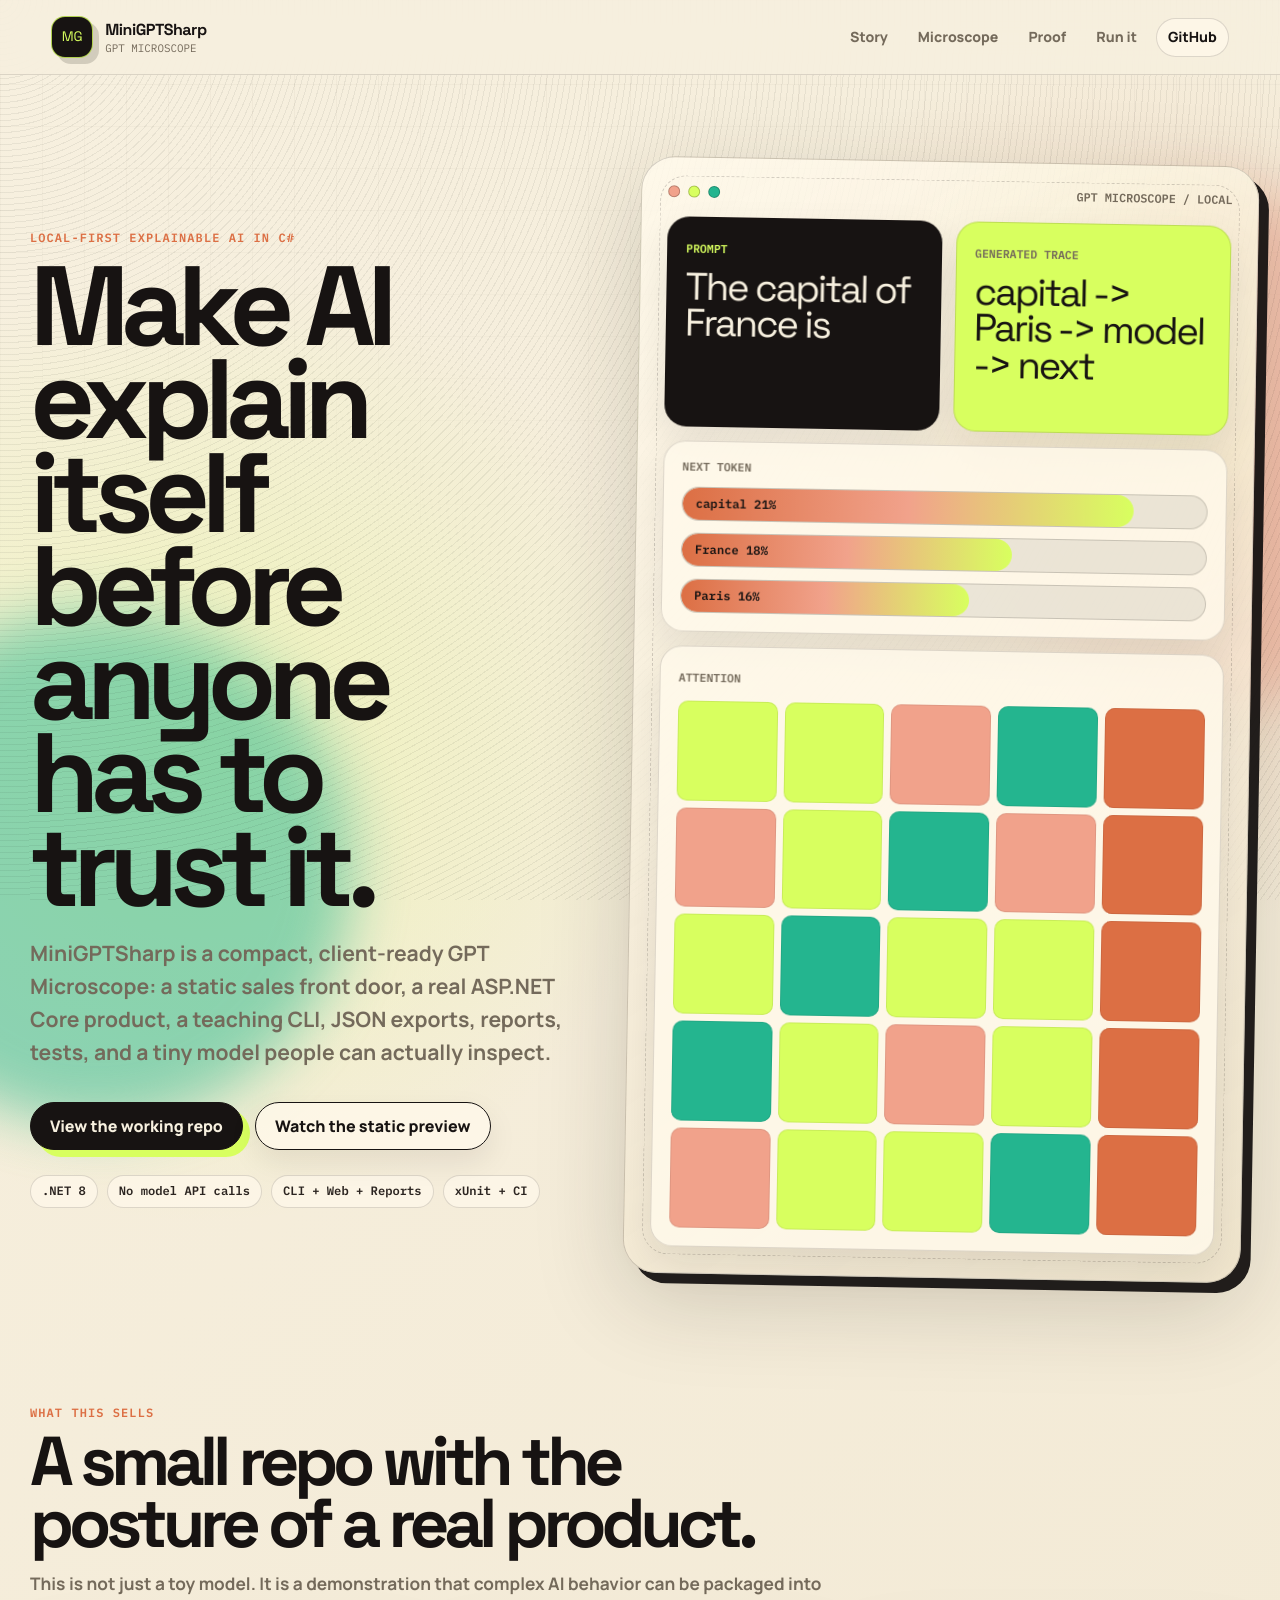
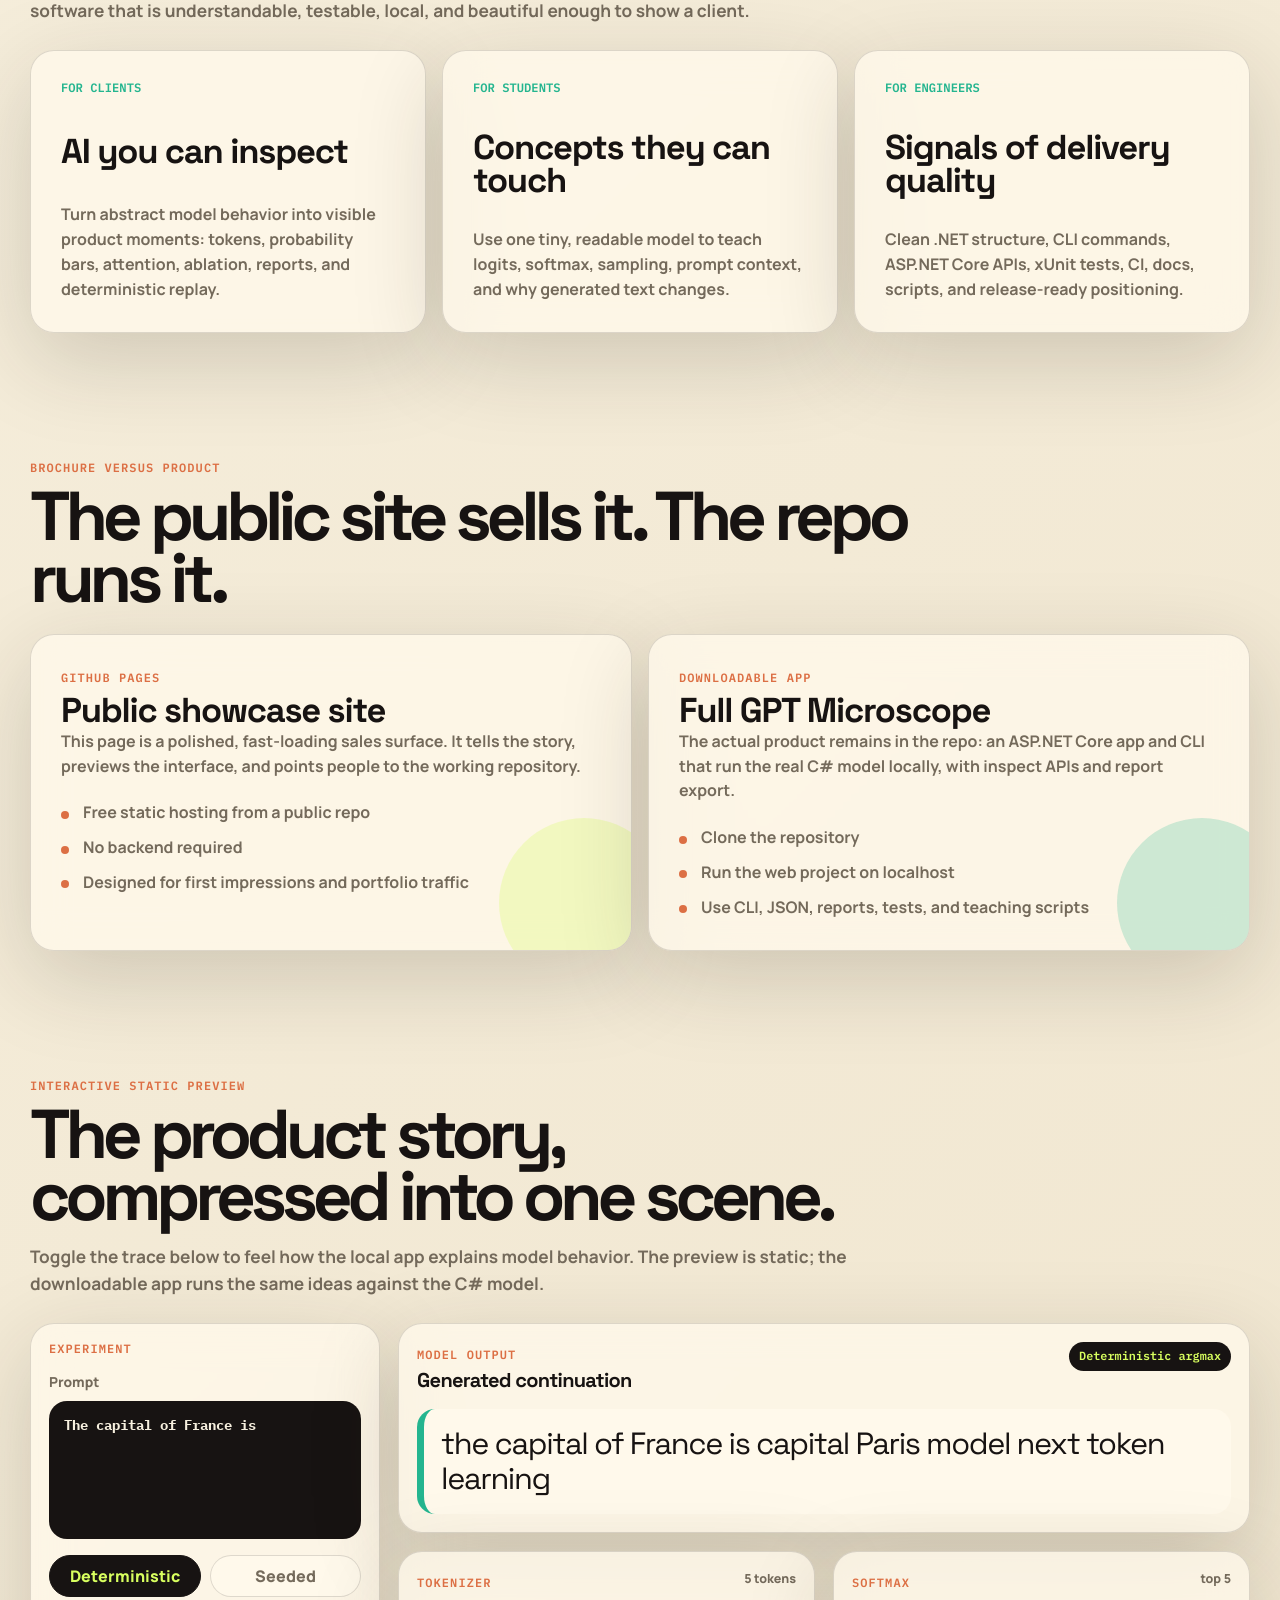
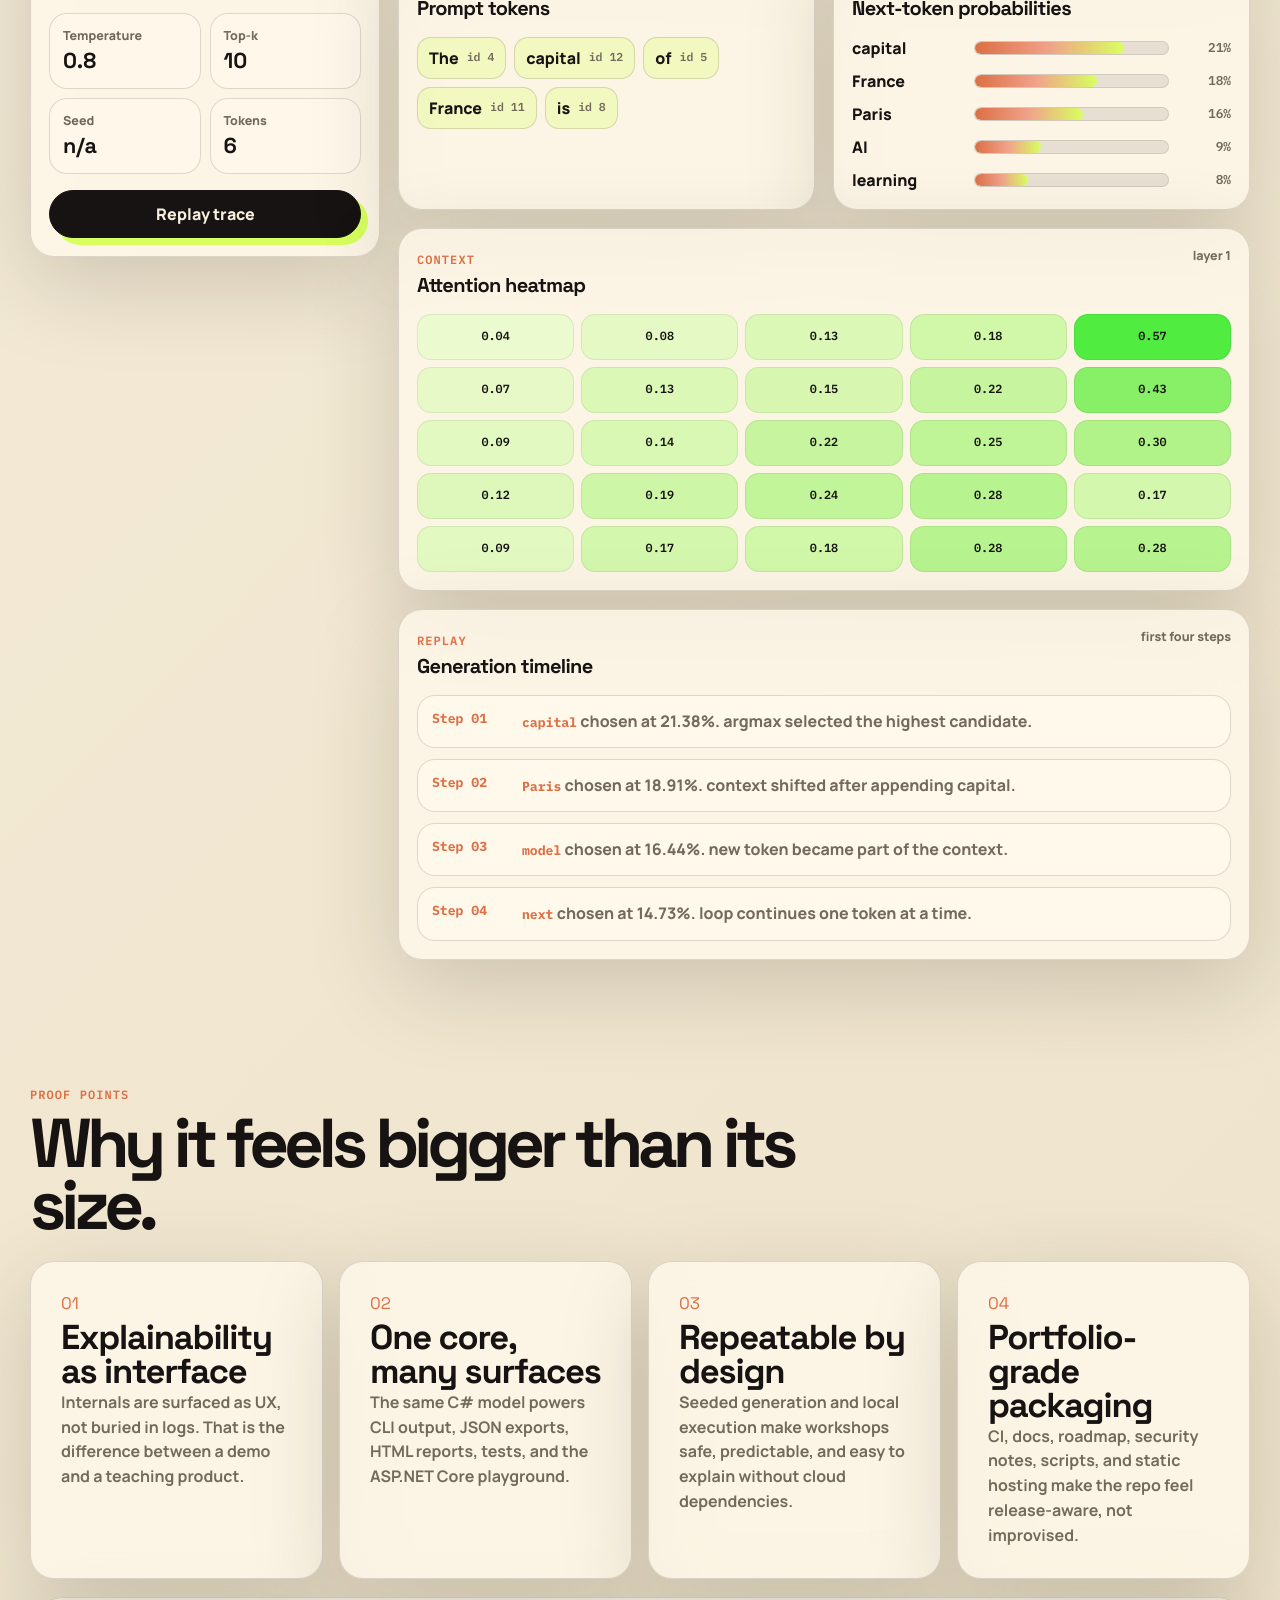
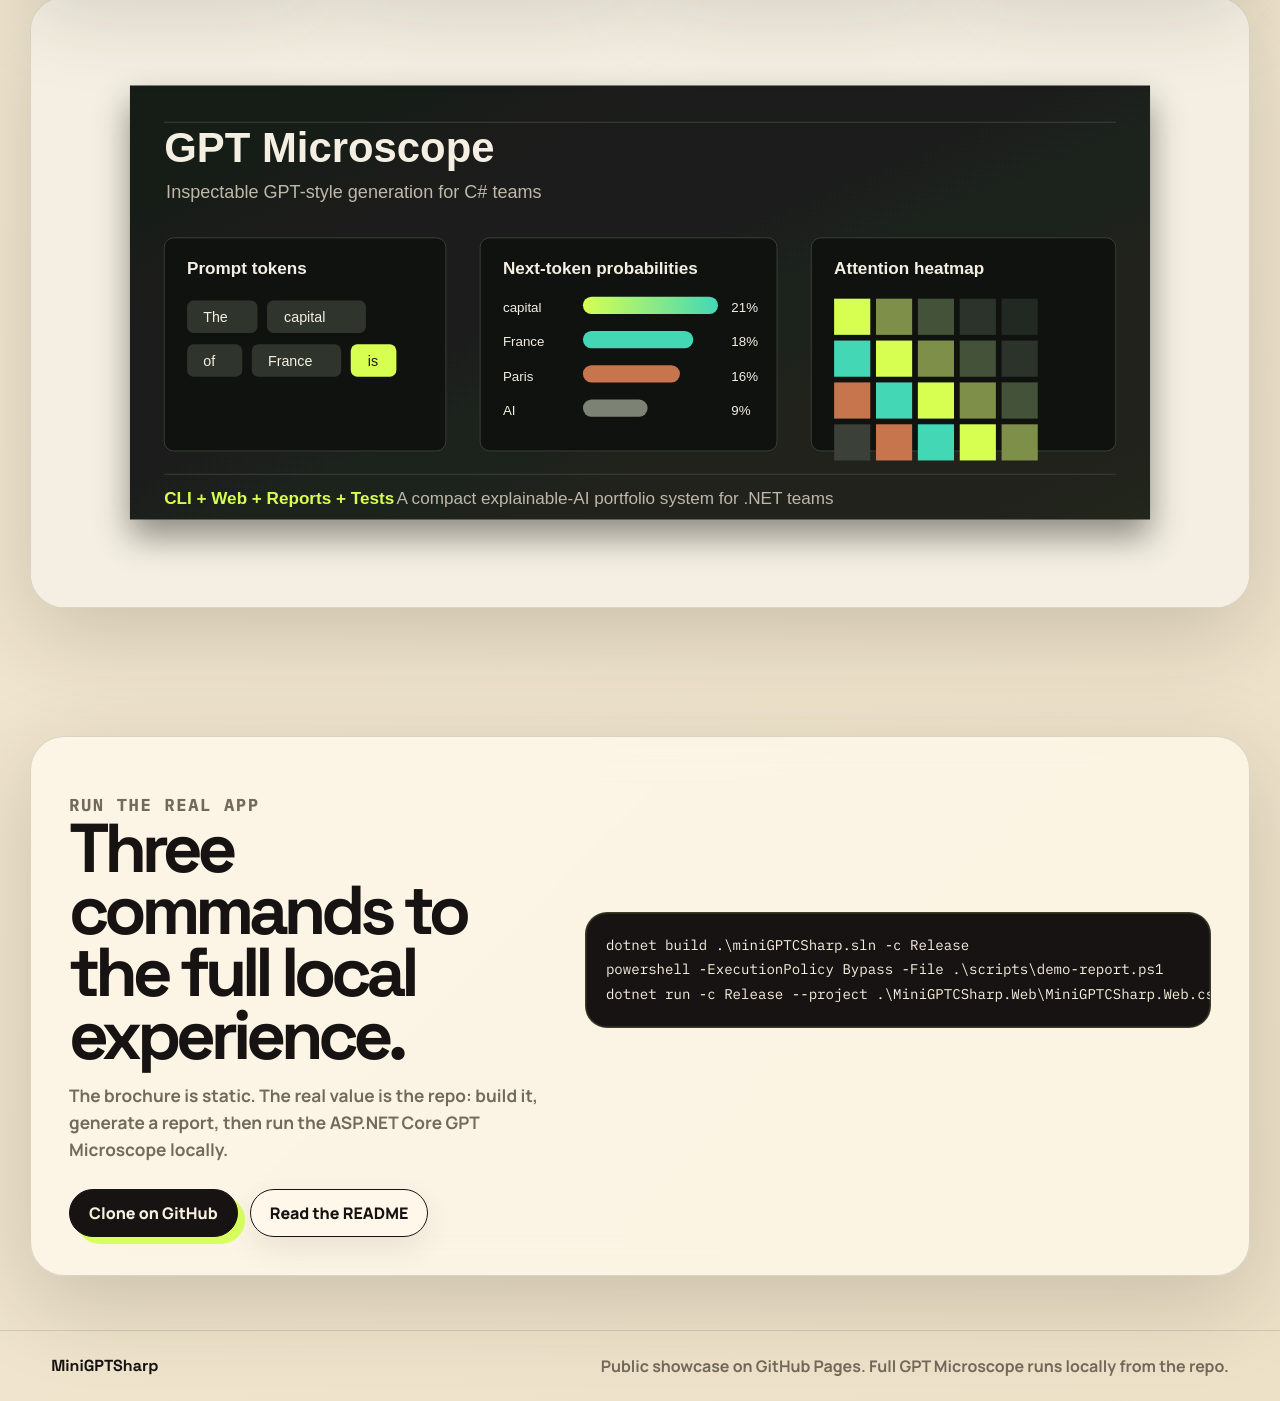
<file: index.html>
<!doctype html>
<html lang="en">
<head>
  <meta charset="utf-8">
  <meta name="viewport" content="width=device-width, initial-scale=1">
  <meta name="description" content="MiniGPTSharp is a client-ready .NET GPT Microscope that makes tokenization, logits, attention, sampling, reports, and ablations visible.">
  <meta property="og:title" content="MiniGPTSharp | GPT Microscope">
  <meta property="og:description" content="A polished local-first explainable AI teaching and portfolio tool for .NET.">
  <meta property="og:type" content="website">
  <title>MiniGPTSharp | GPT Microscope</title>
  <link rel="preconnect" href="https://fonts.googleapis.com">
  <link rel="preconnect" href="https://fonts.gstatic.com" crossorigin>
  <link href="https://fonts.googleapis.com/css2?family=IBM+Plex+Mono:wght@500;600&family=Manrope:wght@500;700;800&family=Space+Grotesk:wght@600;700&display=swap" rel="stylesheet">
  <link rel="stylesheet" href="styles.css">
</head>
<body>
  <div class="atmosphere" aria-hidden="true">
    <span class="orb orb-one"></span>
    <span class="orb orb-two"></span>
    <span class="grain"></span>
  </div>

  <header class="site-header">
    <a class="brand" href="#top" aria-label="MiniGPTSharp home">
      <span class="brand-mark">MG</span>
      <span>
        <strong>MiniGPTSharp</strong>
        <small>GPT Microscope</small>
      </span>
    </a>
    <nav class="nav-links" aria-label="Primary navigation">
      <a href="#story">Story</a>
      <a href="#microscope">Microscope</a>
      <a href="#proof">Proof</a>
      <a href="#run">Run it</a>
      <a class="nav-pill" href="https://github.com/PaulJMaddison/miniGPTCSharp">GitHub</a>
    </nav>
  </header>

  <main id="top">
    <section class="hero-section" aria-labelledby="hero-title">
      <div class="hero-copy">
        <p class="eyebrow">Local-first explainable AI in C#</p>
        <h1 id="hero-title">Make AI explain itself before anyone has to trust it.</h1>
        <p class="hero-lede">
          MiniGPTSharp is a compact, client-ready GPT Microscope: a static sales front door, a real ASP.NET Core product, a teaching CLI, JSON exports, reports, tests, and a tiny model people can actually inspect.
        </p>
        <div class="hero-actions">
          <a class="button primary" href="https://github.com/PaulJMaddison/miniGPTCSharp">View the working repo</a>
          <a class="button secondary" href="#microscope">Watch the static preview</a>
        </div>
        <div class="proof-pills" aria-label="Project signals">
          <span>.NET 8</span>
          <span>No model API calls</span>
          <span>CLI + Web + Reports</span>
          <span>xUnit + CI</span>
        </div>
      </div>

      <div class="hero-stage" aria-label="MiniGPTSharp product preview">
        <div class="stage-toolbar">
          <span></span>
          <span></span>
          <span></span>
          <strong>GPT Microscope / local</strong>
        </div>
        <div class="stage-grid">
          <section class="stage-card prompt-card">
            <span>Prompt</span>
            <p>The capital of France is</p>
          </section>
          <section class="stage-card output-card">
            <span>Generated trace</span>
            <p>capital -> Paris -> model -> next</p>
          </section>
          <section class="stage-card probability-card">
            <span>Next token</span>
            <div class="mini-bar"><b style="width: 86%"></b><em>capital 21%</em></div>
            <div class="mini-bar"><b style="width: 63%"></b><em>France 18%</em></div>
            <div class="mini-bar"><b style="width: 55%"></b><em>Paris 16%</em></div>
          </section>
          <section class="stage-card heat-card">
            <span>Attention</span>
            <div class="mini-heat" aria-hidden="true">
              <i></i><i></i><i></i><i></i><i></i>
              <i></i><i></i><i></i><i></i><i></i>
              <i></i><i></i><i></i><i></i><i></i>
              <i></i><i></i><i></i><i></i><i></i>
              <i></i><i></i><i></i><i></i><i></i>
            </div>
          </section>
        </div>
      </div>
    </section>

    <section id="story" class="story-section" aria-labelledby="story-title">
      <div class="section-heading">
        <p class="eyebrow">What this sells</p>
        <h2 id="story-title">A small repo with the posture of a real product.</h2>
        <p>
          This is not just a toy model. It is a demonstration that complex AI behavior can be packaged into software that is understandable, testable, local, and beautiful enough to show a client.
        </p>
      </div>
      <div class="story-grid">
        <article>
          <span>For clients</span>
          <h3>AI you can inspect</h3>
          <p>Turn abstract model behavior into visible product moments: tokens, probability bars, attention, ablation, reports, and deterministic replay.</p>
        </article>
        <article>
          <span>For students</span>
          <h3>Concepts they can touch</h3>
          <p>Use one tiny, readable model to teach logits, softmax, sampling, prompt context, and why generated text changes.</p>
        </article>
        <article>
          <span>For engineers</span>
          <h3>Signals of delivery quality</h3>
          <p>Clean .NET structure, CLI commands, ASP.NET Core APIs, xUnit tests, CI, docs, scripts, and release-ready positioning.</p>
        </article>
      </div>
    </section>

    <section class="split-section" aria-labelledby="split-title">
      <div class="section-heading compact">
        <p class="eyebrow">Brochure versus product</p>
        <h2 id="split-title">The public site sells it. The repo runs it.</h2>
      </div>
      <div class="split-grid">
        <article class="split-card static-card">
          <span class="label">GitHub Pages</span>
          <h3>Public showcase site</h3>
          <p>This page is a polished, fast-loading sales surface. It tells the story, previews the interface, and points people to the working repository.</p>
          <ul>
            <li>Free static hosting from a public repo</li>
            <li>No backend required</li>
            <li>Designed for first impressions and portfolio traffic</li>
          </ul>
        </article>
        <article class="split-card product-card">
          <span class="label">Downloadable app</span>
          <h3>Full GPT Microscope</h3>
          <p>The actual product remains in the repo: an ASP.NET Core app and CLI that run the real C# model locally, with inspect APIs and report export.</p>
          <ul>
            <li>Clone the repository</li>
            <li>Run the web project on localhost</li>
            <li>Use CLI, JSON, reports, tests, and teaching scripts</li>
          </ul>
        </article>
      </div>
    </section>

    <section id="microscope" class="microscope-section" aria-labelledby="microscope-title">
      <div class="section-heading">
        <p class="eyebrow">Interactive static preview</p>
        <h2 id="microscope-title">The product story, compressed into one scene.</h2>
        <p>
          Toggle the trace below to feel how the local app explains model behavior. The preview is static; the downloadable app runs the same ideas against the C# model.
        </p>
      </div>

      <div class="workbench">
        <aside class="control-panel" aria-label="Demo controls">
          <div class="panel-kicker">Experiment</div>
          <label>
            <span>Prompt</span>
            <textarea readonly>The capital of France is</textarea>
          </label>
          <div class="switch-row" aria-label="Mode">
            <button class="switch active" type="button" data-mode="deterministic">Deterministic</button>
            <button class="switch" type="button" data-mode="seeded">Seeded</button>
          </div>
          <div class="metric-grid">
            <div><span>Temperature</span><strong id="temperatureMetric">0.8</strong></div>
            <div><span>Top-k</span><strong>10</strong></div>
            <div><span>Seed</span><strong id="seedMetric">n/a</strong></div>
            <div><span>Tokens</span><strong>6</strong></div>
          </div>
          <button id="replayButton" class="button primary wide" type="button">Replay trace</button>
        </aside>

        <div class="dashboard">
          <section class="panel output-panel">
            <div class="panel-title">
              <div>
                <span class="panel-kicker">Model output</span>
                <h3>Generated continuation</h3>
              </div>
              <span id="modeBadge">Deterministic argmax</span>
            </div>
            <p id="generatedText">the capital of France is capital Paris model next token learning</p>
          </section>

          <section class="panel token-panel">
            <div class="panel-title">
              <div>
                <span class="panel-kicker">Tokenizer</span>
                <h3>Prompt tokens</h3>
              </div>
              <span>5 tokens</span>
            </div>
            <div id="tokenStrip" class="token-strip"></div>
          </section>

          <section class="panel probability-panel">
            <div class="panel-title">
              <div>
                <span class="panel-kicker">Softmax</span>
                <h3>Next-token probabilities</h3>
              </div>
              <span>top 5</span>
            </div>
            <div id="probabilityList" class="probability-list"></div>
          </section>

          <section class="panel attention-panel">
            <div class="panel-title">
              <div>
                <span class="panel-kicker">Context</span>
                <h3>Attention heatmap</h3>
              </div>
              <span>layer 1</span>
            </div>
            <div id="attentionGrid" class="attention-grid"></div>
          </section>

          <section class="panel timeline-panel">
            <div class="panel-title">
              <div>
                <span class="panel-kicker">Replay</span>
                <h3>Generation timeline</h3>
              </div>
              <span>first four steps</span>
            </div>
            <div id="timeline" class="timeline"></div>
          </section>
        </div>
      </div>
    </section>

    <section id="proof" class="proof-section" aria-labelledby="proof-title">
      <div class="section-heading">
        <p class="eyebrow">Proof points</p>
        <h2 id="proof-title">Why it feels bigger than its size.</h2>
      </div>
      <div class="proof-grid">
        <article>
          <span>01</span>
          <h3>Explainability as interface</h3>
          <p>Internals are surfaced as UX, not buried in logs. That is the difference between a demo and a teaching product.</p>
        </article>
        <article>
          <span>02</span>
          <h3>One core, many surfaces</h3>
          <p>The same C# model powers CLI output, JSON exports, HTML reports, tests, and the ASP.NET Core playground.</p>
        </article>
        <article>
          <span>03</span>
          <h3>Repeatable by design</h3>
          <p>Seeded generation and local execution make workshops safe, predictable, and easy to explain without cloud dependencies.</p>
        </article>
        <article>
          <span>04</span>
          <h3>Portfolio-grade packaging</h3>
          <p>CI, docs, roadmap, security notes, scripts, and static hosting make the repo feel release-aware, not improvised.</p>
        </article>
      </div>
      <figure class="showcase-frame">
        <img src="assets/gpt-microscope-showcase.svg" alt="Illustrated GPT Microscope dashboard with prompt, token, probability, attention, and report panels">
      </figure>
    </section>

    <section id="run" class="run-section" aria-labelledby="run-title">
      <div>
        <p class="eyebrow">Run the real app</p>
        <h2 id="run-title">Three commands to the full local experience.</h2>
        <p>
          The brochure is static. The real value is the repo: build it, generate a report, then run the ASP.NET Core GPT Microscope locally.
        </p>
      </div>
      <pre><code>dotnet build .\miniGPTCSharp.sln -c Release
powershell -ExecutionPolicy Bypass -File .\scripts\demo-report.ps1
dotnet run -c Release --project .\MiniGPTCSharp.Web\MiniGPTCSharp.Web.csproj --urls http://localhost:5088</code></pre>
      <div class="demo-links">
        <a class="button primary" href="https://github.com/PaulJMaddison/miniGPTCSharp">Clone on GitHub</a>
        <a class="button secondary" href="https://github.com/PaulJMaddison/miniGPTCSharp/blob/main/README.md">Read the README</a>
      </div>
    </section>
  </main>

  <footer>
    <span>MiniGPTSharp</span>
    <span>Public showcase on GitHub Pages. Full GPT Microscope runs locally from the repo.</span>
  </footer>

  <script src="app.js"></script>
</body>
</html>
</file>
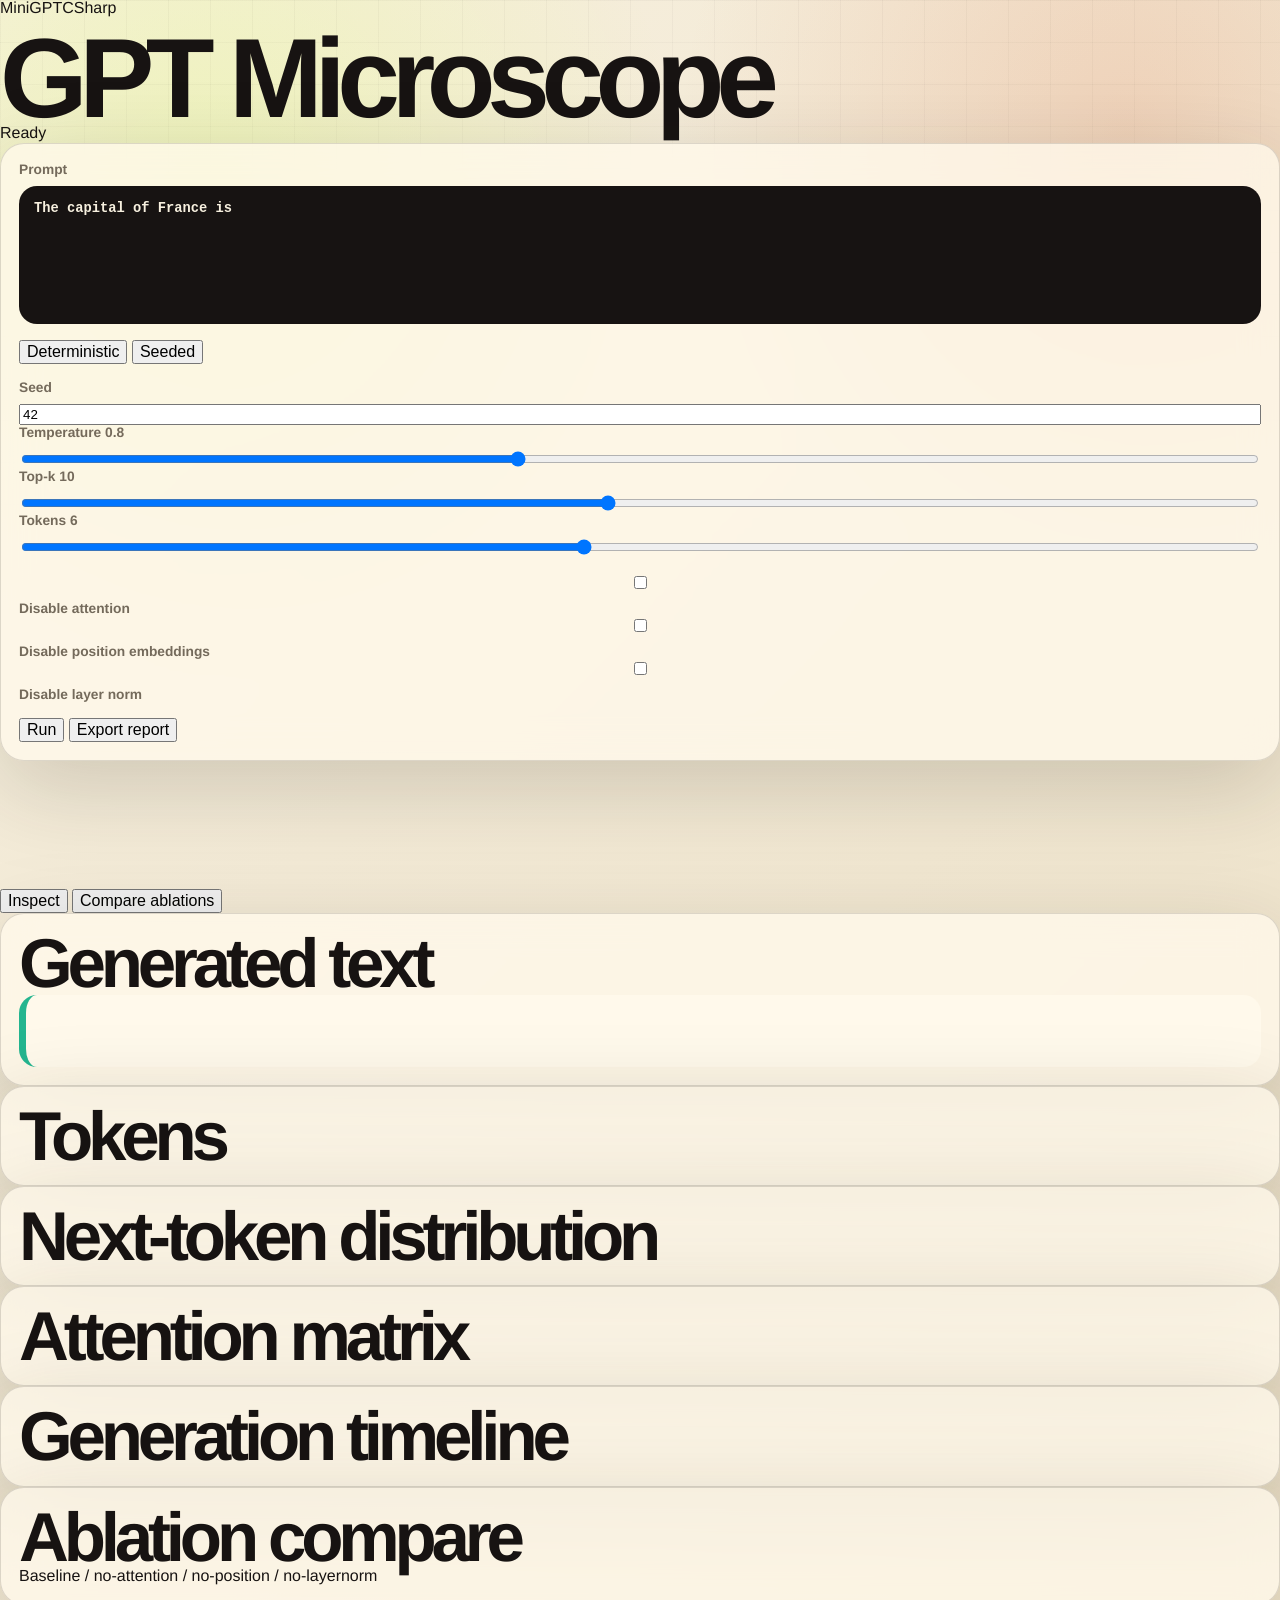
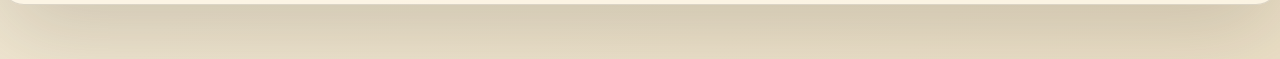
<file: MiniGPTCSharp.Web/wwwroot/index.html>
<!doctype html>
<html lang="en">
<head>
  <meta charset="utf-8">
  <meta name="viewport" content="width=device-width, initial-scale=1">
  <title>GPT Microscope</title>
  <link rel="stylesheet" href="/styles.css">
</head>
<body>
  <header class="topbar">
    <div>
      <div class="brand-kicker">MiniGPTCSharp</div>
      <h1>GPT Microscope</h1>
    </div>
    <div id="status" class="status-pill">Ready</div>
  </header>

  <main class="app-shell">
    <section class="control-panel" aria-label="Playground controls">
      <label class="prompt-box">
        <span>Prompt</span>
        <textarea id="prompt" rows="5" spellcheck="false">The capital of France is</textarea>
      </label>

      <div class="segmented" aria-label="Sampling mode">
        <button class="segment active" type="button" data-mode="deterministic">Deterministic</button>
        <button class="segment" type="button" data-mode="seeded">Seeded</button>
      </div>

      <div class="control-grid">
        <label><span>Seed</span><input id="seed" type="number" value="42" step="1"></label>
        <label><span>Temperature <output id="temperatureValue">0.8</output></span><input id="temperature" type="range" min="0" max="2" value="0.8" step="0.05"></label>
        <label><span>Top-k <output id="topKValue">10</output></span><input id="topK" type="range" min="1" max="20" value="10" step="1"></label>
        <label><span>Tokens <output id="tokenCountValue">6</output></span><input id="tokenCount" type="range" min="1" max="12" value="6" step="1"></label>
      </div>

      <div class="toggle-stack">
        <label><input id="disableAttention" type="checkbox"> Disable attention</label>
        <label><input id="disablePosition" type="checkbox"> Disable position embeddings</label>
        <label><input id="disableLayerNorm" type="checkbox"> Disable layer norm</label>
      </div>

      <div class="action-row">
        <button id="runButton" class="primary" type="button">Run</button>
        <button id="exportButton" class="secondary" type="button">Export report</button>
      </div>
    </section>

    <section class="playground">
      <nav class="view-tabs" aria-label="Views">
        <button class="view-tab active" type="button" data-view="inspect">Inspect</button>
        <button class="view-tab" type="button" data-view="compare">Compare ablations</button>
      </nav>

      <div id="inspectView" class="view active">
        <section class="panel generated-panel">
          <div class="panel-heading"><h2>Generated text</h2><span id="modeLabel" class="meta"></span></div>
          <p id="generatedText" class="generated-text"></p>
        </section>

        <div class="dashboard-grid">
          <section class="panel">
            <div class="panel-heading"><h2>Tokens</h2><span id="tokenCountMeta" class="meta"></span></div>
            <div id="tokens" class="token-strip"></div>
          </section>

          <section class="panel">
            <div class="panel-heading"><h2>Next-token distribution</h2><span id="candidateMeta" class="meta"></span></div>
            <div id="probabilities" class="probability-list"></div>
          </section>
        </div>

        <section class="panel">
          <div class="panel-heading"><h2>Attention matrix</h2><div id="layerTabs" class="layer-tabs"></div></div>
          <div id="attentionHeatmap" class="heatmap-wrap"></div>
          <div id="attentionTargets" class="target-strip"></div>
        </section>

        <section class="panel">
          <div class="panel-heading"><h2>Generation timeline</h2><span id="timelineMeta" class="meta"></span></div>
          <div id="timeline" class="timeline"></div>
        </section>
      </div>

      <div id="compareView" class="view">
        <section class="panel">
          <div class="panel-heading"><h2>Ablation compare</h2><span class="meta">Baseline / no-attention / no-position / no-layernorm</span></div>
          <div id="ablations" class="ablation-grid"></div>
        </section>
      </div>
    </section>
  </main>

  <script src="/app.js" type="module"></script>
</body>
</html>
</file>
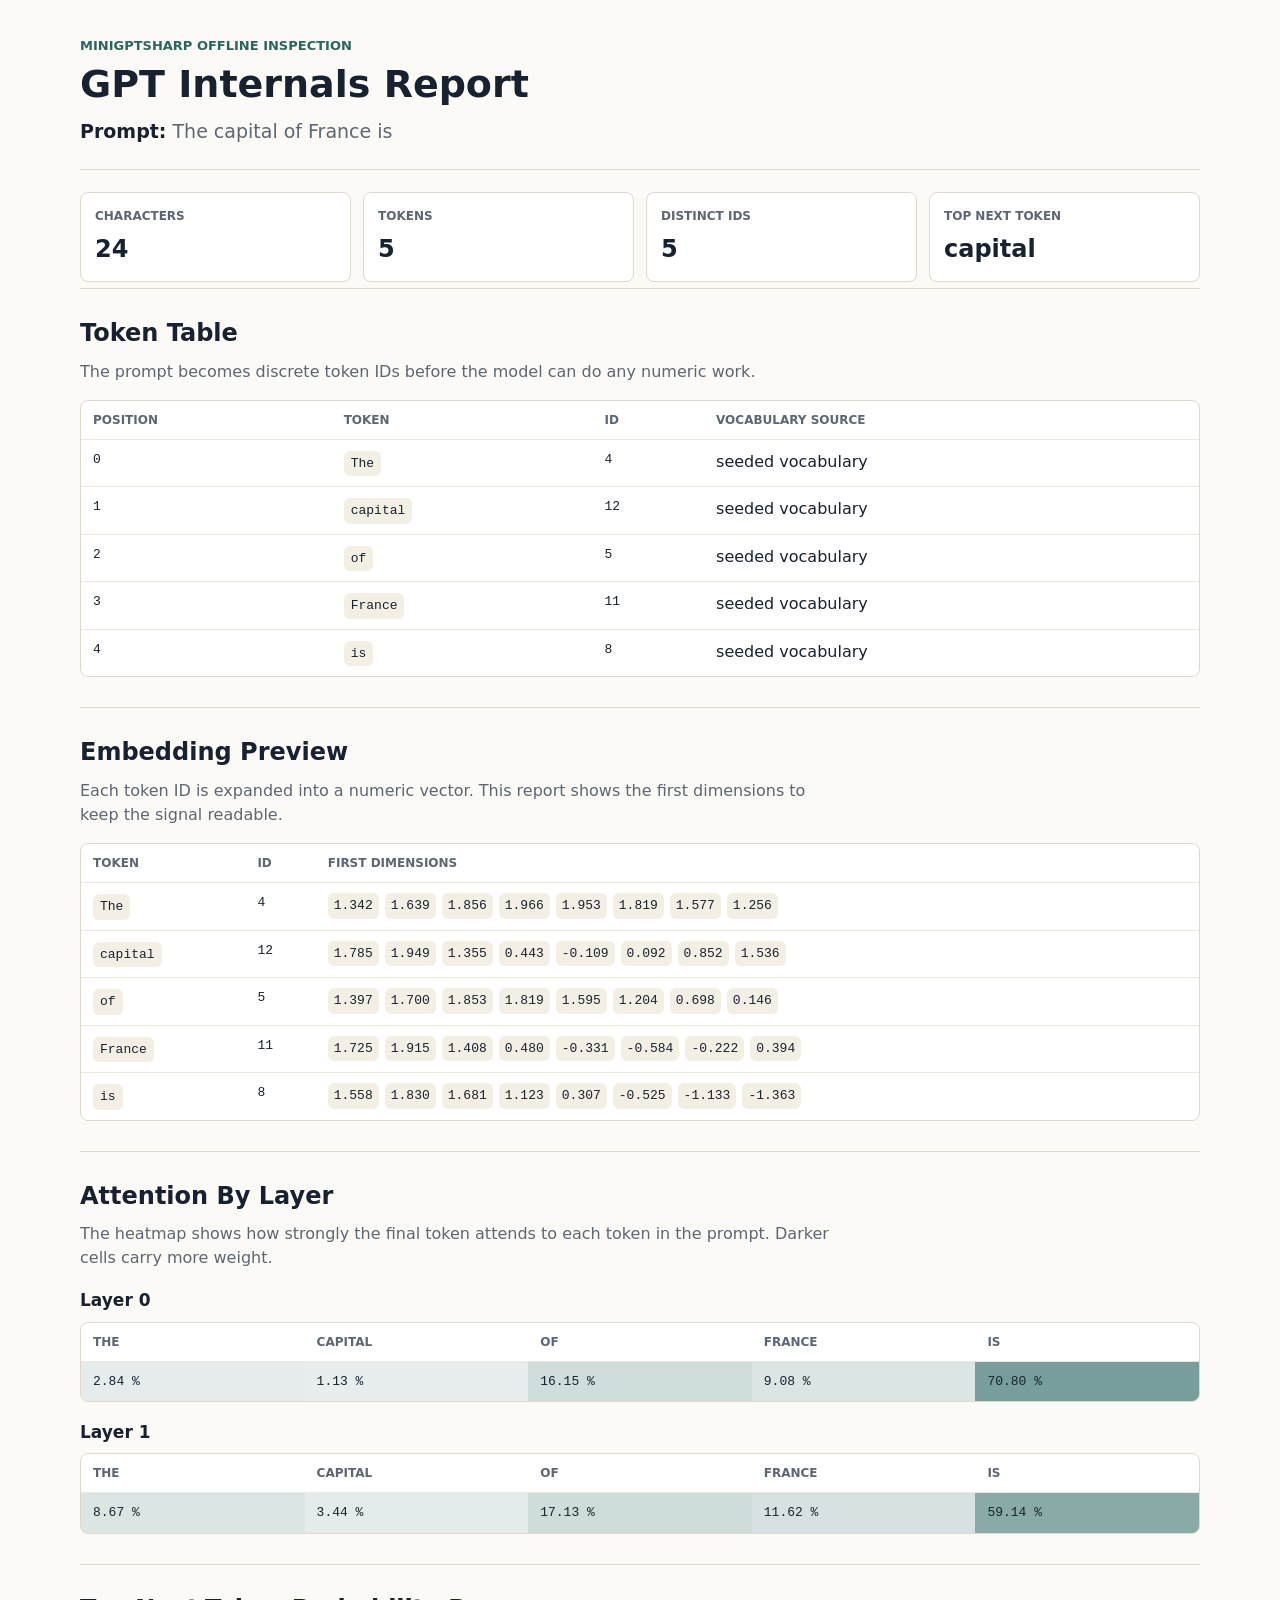
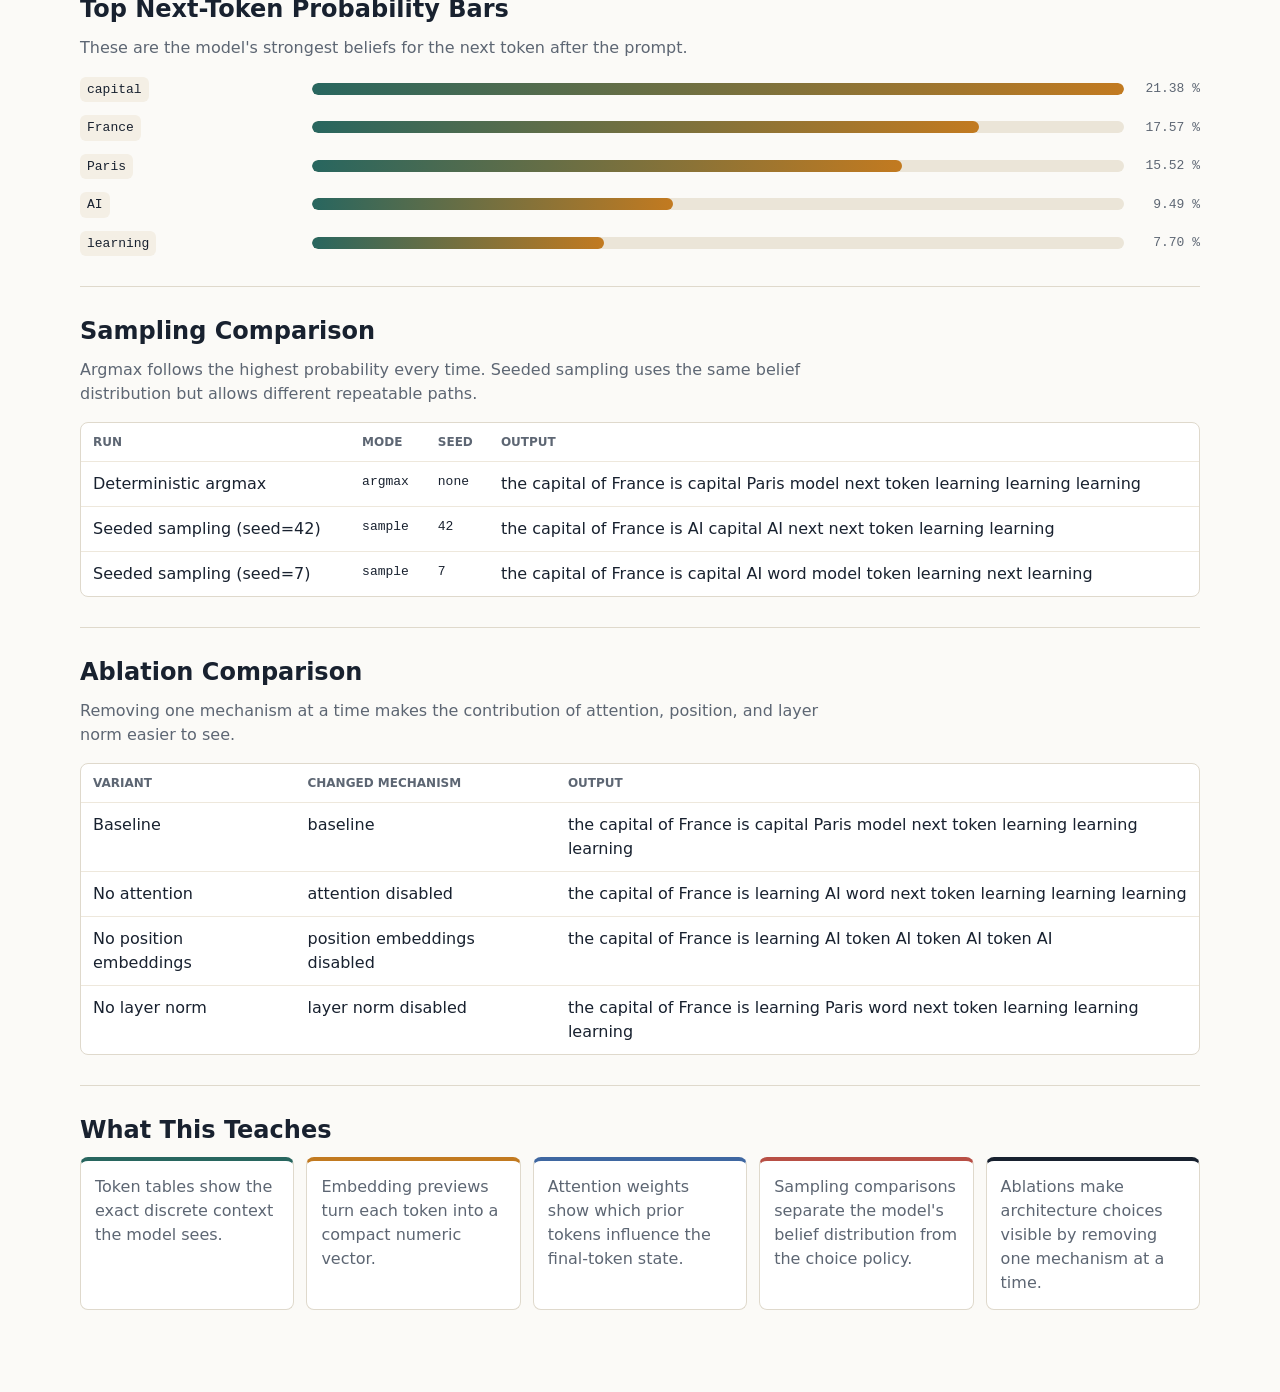
<file: artifacts/demo-report.html>
<!doctype html>
<html lang="en">
<head>
  <meta charset="utf-8">
  <meta name="viewport" content="width=device-width, initial-scale=1">
  <title>The capital of France is - GPT Internals Report</title>
  <style>
    :root {
      --paper: #fbfaf7;
      --surface: #ffffff;
      --ink: #18212f;
      --muted: #5d6673;
      --line: #dfd9cc;
      --soft-line: #eee8dc;
      --green: #28665f;
      --gold: #c27a20;
      --coral: #b84f45;
      --blue: #3f67a1;
      --code: #f4efe5;
    }

    * { box-sizing: border-box; }

    body {
      margin: 0;
      background: var(--paper);
      color: var(--ink);
      font-family: "Segoe UI", system-ui, -apple-system, BlinkMacSystemFont, "Helvetica Neue", Arial, sans-serif;
      line-height: 1.5;
      letter-spacing: 0;
    }

    .page {
      width: min(1120px, calc(100% - 32px));
      margin: 0 auto;
      padding: 36px 0 52px;
    }

    .report-header {
      border-bottom: 1px solid var(--line);
      padding-bottom: 24px;
    }

    .eyebrow {
      color: var(--green);
      font-size: 13px;
      font-weight: 700;
      text-transform: uppercase;
    }

    h1 {
      margin: 8px 0 12px;
      font-size: 38px;
      line-height: 1.08;
      font-weight: 780;
    }

    h2 {
      margin: 0 0 12px;
      font-size: 24px;
      line-height: 1.2;
    }

    h3 {
      margin: 20px 0 10px;
      font-size: 17px;
      line-height: 1.25;
    }

    p { margin: 0; }

    .prompt {
      max-width: 840px;
      color: var(--muted);
      font-size: 19px;
      overflow-wrap: anywhere;
    }

    .prompt strong { color: var(--ink); }

    .section {
      border-top: 1px solid var(--line);
      padding: 30px 0;
    }

    .section-intro {
      max-width: 760px;
      color: var(--muted);
      margin-bottom: 16px;
    }

    .summary-grid {
      display: grid;
      grid-template-columns: repeat(4, minmax(0, 1fr));
      gap: 12px;
      padding: 22px 0 6px;
    }

    .stat-card,
    .note-card {
      background: var(--surface);
      border: 1px solid var(--line);
      border-radius: 8px;
      padding: 14px;
      min-width: 0;
    }

    .stat-label {
      color: var(--muted);
      font-size: 12px;
      font-weight: 700;
      text-transform: uppercase;
    }

    .stat-value {
      margin-top: 6px;
      color: var(--ink);
      font-size: 24px;
      font-weight: 780;
      overflow-wrap: anywhere;
    }

    .table-wrap {
      overflow-x: auto;
      background: var(--surface);
      border: 1px solid var(--line);
      border-radius: 8px;
    }

    table {
      width: 100%;
      min-width: 560px;
      border-collapse: collapse;
    }

    th,
    td {
      border-bottom: 1px solid var(--soft-line);
      padding: 10px 12px;
      text-align: left;
      vertical-align: top;
    }

    th {
      color: var(--muted);
      font-size: 12px;
      font-weight: 750;
      text-transform: uppercase;
      white-space: nowrap;
    }

    tr:last-child td { border-bottom: 0; }

    .mono {
      font-family: "Cascadia Mono", "SFMono-Regular", Consolas, "Liberation Mono", monospace;
      font-size: 13px;
      overflow-wrap: anywhere;
    }

    .pill {
      display: inline-block;
      max-width: 100%;
      padding: 3px 7px;
      border-radius: 6px;
      background: var(--code);
      color: var(--ink);
      overflow-wrap: anywhere;
    }

    .vector {
      display: flex;
      flex-wrap: wrap;
      gap: 6px;
      min-width: 260px;
    }

    .vector span {
      border-radius: 6px;
      background: var(--code);
      color: var(--ink);
      padding: 3px 6px;
    }

    .bar-list { display: grid; gap: 12px; }

    .bar-item {
      display: grid;
      grid-template-columns: minmax(120px, 220px) 1fr minmax(64px, auto);
      gap: 12px;
      align-items: center;
      min-width: 0;
    }

    .bar-token {
      min-width: 0;
      overflow-wrap: anywhere;
    }

    .bar-track {
      height: 12px;
      overflow: hidden;
      border-radius: 999px;
      background: #ebe5d8;
    }

    .bar-fill {
      height: 100%;
      border-radius: 999px;
      background: linear-gradient(90deg, var(--green), var(--gold));
    }

    .bar-percent {
      color: var(--muted);
      font-variant-numeric: tabular-nums;
      text-align: right;
    }

    .attention-layer { margin-top: 14px; }
    .heatmap-cell { min-width: 86px; font-variant-numeric: tabular-nums; }

    .notes-grid {
      display: grid;
      grid-template-columns: repeat(5, minmax(0, 1fr));
      gap: 12px;
    }

    .note-card {
      border-top: 4px solid var(--green);
      color: var(--muted);
      overflow-wrap: anywhere;
    }

    .note-card:nth-child(2) { border-top-color: var(--gold); }
    .note-card:nth-child(3) { border-top-color: var(--blue); }
    .note-card:nth-child(4) { border-top-color: var(--coral); }
    .note-card:nth-child(5) { border-top-color: var(--ink); }

    @media (max-width: 860px) {
      .summary-grid,
      .notes-grid { grid-template-columns: repeat(2, minmax(0, 1fr)); }

      .bar-item { grid-template-columns: minmax(0, 1fr) minmax(68px, auto); }
      .bar-track { grid-column: 1 / -1; grid-row: 2; }
    }

    @media (max-width: 560px) {
      .page {
        width: min(100% - 22px, 1120px);
        padding-top: 24px;
      }

      h1 { font-size: 30px; }
      .prompt { font-size: 17px; }
      .summary-grid,
      .notes-grid { grid-template-columns: 1fr; }
      th,
      td { padding: 9px 10px; }
    }
  </style>
</head>
<body>
  <main class="page">
    <header class="report-header">
      <div class="eyebrow">MiniGPTSharp offline inspection</div>
      <h1>GPT Internals Report</h1>
      <p class="prompt"><strong>Prompt:</strong> The capital of France is</p>
    </header>
    <section class="summary-grid" aria-label="Prompt summary">
      <article class="stat-card">
        <div class="stat-label">Characters</div>
        <div class="stat-value">24</div>
      </article>
      <article class="stat-card">
        <div class="stat-label">Tokens</div>
        <div class="stat-value">5</div>
      </article>
      <article class="stat-card">
        <div class="stat-label">Distinct IDs</div>
        <div class="stat-value">5</div>
      </article>
      <article class="stat-card">
        <div class="stat-label">Top next token</div>
        <div class="stat-value">capital</div>
      </article>
    </section>
    <section class="section">
      <h2>Token Table</h2>
      <p class="section-intro">The prompt becomes discrete token IDs before the model can do any numeric work.</p>
      <div class="table-wrap"><table>
        <thead><tr><th>Position</th><th>Token</th><th>ID</th><th>Vocabulary source</th></tr></thead><tbody>
        <tr>
          <td class="mono">0</td><td><span class="pill mono">The</span></td><td class="mono">4</td><td>seeded vocabulary</td>
        </tr>
        <tr>
          <td class="mono">1</td><td><span class="pill mono">capital</span></td><td class="mono">12</td><td>seeded vocabulary</td>
        </tr>
        <tr>
          <td class="mono">2</td><td><span class="pill mono">of</span></td><td class="mono">5</td><td>seeded vocabulary</td>
        </tr>
        <tr>
          <td class="mono">3</td><td><span class="pill mono">France</span></td><td class="mono">11</td><td>seeded vocabulary</td>
        </tr>
        <tr>
          <td class="mono">4</td><td><span class="pill mono">is</span></td><td class="mono">8</td><td>seeded vocabulary</td>
        </tr>
        </tbody></table></div>
    </section>
    <section class="section">
      <h2>Embedding Preview</h2>
      <p class="section-intro">Each token ID is expanded into a numeric vector. This report shows the first dimensions to keep the signal readable.</p>
      <div class="table-wrap"><table>
        <thead><tr><th>Token</th><th>ID</th><th>First dimensions</th></tr></thead><tbody>
        <tr>
          <td><span class="pill mono">The</span></td><td class="mono">4</td><td><div class="vector mono">
            <span>1.342</span>
            <span>1.639</span>
            <span>1.856</span>
            <span>1.966</span>
            <span>1.953</span>
            <span>1.819</span>
            <span>1.577</span>
            <span>1.256</span>
          </div></td>
        </tr>
        <tr>
          <td><span class="pill mono">capital</span></td><td class="mono">12</td><td><div class="vector mono">
            <span>1.785</span>
            <span>1.949</span>
            <span>1.355</span>
            <span>0.443</span>
            <span>-0.109</span>
            <span>0.092</span>
            <span>0.852</span>
            <span>1.536</span>
          </div></td>
        </tr>
        <tr>
          <td><span class="pill mono">of</span></td><td class="mono">5</td><td><div class="vector mono">
            <span>1.397</span>
            <span>1.700</span>
            <span>1.853</span>
            <span>1.819</span>
            <span>1.595</span>
            <span>1.204</span>
            <span>0.698</span>
            <span>0.146</span>
          </div></td>
        </tr>
        <tr>
          <td><span class="pill mono">France</span></td><td class="mono">11</td><td><div class="vector mono">
            <span>1.725</span>
            <span>1.915</span>
            <span>1.408</span>
            <span>0.480</span>
            <span>-0.331</span>
            <span>-0.584</span>
            <span>-0.222</span>
            <span>0.394</span>
          </div></td>
        </tr>
        <tr>
          <td><span class="pill mono">is</span></td><td class="mono">8</td><td><div class="vector mono">
            <span>1.558</span>
            <span>1.830</span>
            <span>1.681</span>
            <span>1.123</span>
            <span>0.307</span>
            <span>-0.525</span>
            <span>-1.133</span>
            <span>-1.363</span>
          </div></td>
        </tr>
        </tbody></table></div>
    </section>
    <section class="section">
      <h2>Attention By Layer</h2>
      <p class="section-intro">The heatmap shows how strongly the final token attends to each token in the prompt. Darker cells carry more weight.</p>
      <div class="attention-layer">
        <h3>Layer 0</h3>
        <div class="table-wrap"><table><thead><tr>
          <th>The</th>
          <th>capital</th>
          <th>of</th>
          <th>France</th>
          <th>is</th>
        </tr></thead><tbody><tr>
          <td class="heatmap-cell mono" style="background: rgba(40, 102, 95, 0.121);">2.84 %</td>
          <td class="heatmap-cell mono" style="background: rgba(40, 102, 95, 0.108);">1.13 %</td>
          <td class="heatmap-cell mono" style="background: rgba(40, 102, 95, 0.221);">16.15 %</td>
          <td class="heatmap-cell mono" style="background: rgba(40, 102, 95, 0.168);">9.08 %</td>
          <td class="heatmap-cell mono" style="background: rgba(40, 102, 95, 0.631);">70.80 %</td>
        </tr></tbody></table></div></div>
      <div class="attention-layer">
        <h3>Layer 1</h3>
        <div class="table-wrap"><table><thead><tr>
          <th>The</th>
          <th>capital</th>
          <th>of</th>
          <th>France</th>
          <th>is</th>
        </tr></thead><tbody><tr>
          <td class="heatmap-cell mono" style="background: rgba(40, 102, 95, 0.165);">8.67 %</td>
          <td class="heatmap-cell mono" style="background: rgba(40, 102, 95, 0.126);">3.44 %</td>
          <td class="heatmap-cell mono" style="background: rgba(40, 102, 95, 0.228);">17.13 %</td>
          <td class="heatmap-cell mono" style="background: rgba(40, 102, 95, 0.187);">11.62 %</td>
          <td class="heatmap-cell mono" style="background: rgba(40, 102, 95, 0.544);">59.14 %</td>
        </tr></tbody></table></div></div>
    </section>
    <section class="section">
      <h2>Top Next-Token Probability Bars</h2>
      <p class="section-intro">These are the model's strongest beliefs for the next token after the prompt.</p>
      <div class="bar-list">
        <div class="bar-item">
          <div class="bar-token"><span class="pill mono">capital</span></div>
          <div class="bar-track"><div class="bar-fill" style="width: 100%;"></div></div>
          <div class="bar-percent mono">21.38 %</div>
        </div>
        <div class="bar-item">
          <div class="bar-token"><span class="pill mono">France</span></div>
          <div class="bar-track"><div class="bar-fill" style="width: 82.19%;"></div></div>
          <div class="bar-percent mono">17.57 %</div>
        </div>
        <div class="bar-item">
          <div class="bar-token"><span class="pill mono">Paris</span></div>
          <div class="bar-track"><div class="bar-fill" style="width: 72.6%;"></div></div>
          <div class="bar-percent mono">15.52 %</div>
        </div>
        <div class="bar-item">
          <div class="bar-token"><span class="pill mono">AI</span></div>
          <div class="bar-track"><div class="bar-fill" style="width: 44.4%;"></div></div>
          <div class="bar-percent mono">9.49 %</div>
        </div>
        <div class="bar-item">
          <div class="bar-token"><span class="pill mono">learning</span></div>
          <div class="bar-track"><div class="bar-fill" style="width: 36%;"></div></div>
          <div class="bar-percent mono">7.70 %</div>
        </div>
      </div>
    </section>
    <section class="section">
      <h2>Sampling Comparison</h2>
      <p class="section-intro">Argmax follows the highest probability every time. Seeded sampling uses the same belief distribution but allows different repeatable paths.</p>
      <div class="table-wrap"><table>
        <thead><tr><th>Run</th><th>Mode</th><th>Seed</th><th>Output</th></tr></thead><tbody>
        <tr><td>Deterministic argmax</td><td class="mono">argmax</td><td class="mono">none</td><td>the capital of France is capital Paris model next token learning learning learning</td></tr>
        <tr><td>Seeded sampling (seed=42)</td><td class="mono">sample</td><td class="mono">42</td><td>the capital of France is AI capital AI next next token learning learning</td></tr>
        <tr><td>Seeded sampling (seed=7)</td><td class="mono">sample</td><td class="mono">7</td><td>the capital of France is capital AI word model token learning next learning</td></tr>
        </tbody></table></div>
    </section>
    <section class="section">
      <h2>Ablation Comparison</h2>
      <p class="section-intro">Removing one mechanism at a time makes the contribution of attention, position, and layer norm easier to see.</p>
      <div class="table-wrap"><table>
        <thead><tr><th>Variant</th><th>Changed mechanism</th><th>Output</th></tr></thead><tbody>
        <tr><td>Baseline</td><td>baseline</td><td>the capital of France is capital Paris model next token learning learning learning</td></tr>
        <tr><td>No attention</td><td>attention disabled</td><td>the capital of France is learning AI word next token learning learning learning</td></tr>
        <tr><td>No position embeddings</td><td>position embeddings disabled</td><td>the capital of France is learning AI token AI token AI token AI</td></tr>
        <tr><td>No layer norm</td><td>layer norm disabled</td><td>the capital of France is learning Paris word next token learning learning learning</td></tr>
        </tbody></table></div>
    </section>
    <section class="section">
      <h2>What This Teaches</h2>
      <div class="notes-grid">
        <article class="note-card">Token tables show the exact discrete context the model sees.</article>
        <article class="note-card">Embedding previews turn each token into a compact numeric vector.</article>
        <article class="note-card">Attention weights show which prior tokens influence the final-token state.</article>
        <article class="note-card">Sampling comparisons separate the model&#39;s belief distribution from the choice policy.</article>
        <article class="note-card">Ablations make architecture choices visible by removing one mechanism at a time.</article>
      </div>
    </section>
  </main>
</body>
</html>
</file>
<file: styles.css>
:root {
  color-scheme: light;
  --paper: #f7f0df;
  --paper-2: #ede1c8;
  --ink: #171312;
  --ink-soft: #2b2420;
  --muted: #746a5b;
  --muted-2: #998b77;
  --line: rgba(23, 19, 18, 0.14);
  --cream: #fff9eb;
  --pear: #d8ff5f;
  --jade: #24b58f;
  --clay: #dc6f44;
  --plum: #3b2438;
  --rose: #f1a28b;
  --panel: rgba(255, 249, 235, 0.78);
  --panel-solid: #fff9eb;
  --shadow: 0 26px 90px rgba(41, 31, 24, 0.18);
  --shadow-hard: 10px 10px 0 rgba(23, 19, 18, 0.95);
  --radius-sm: 12px;
  --radius: 24px;
  --radius-lg: 34px;
  --font-display: "Space Grotesk", "Arial Black", sans-serif;
  --font-body: "Manrope", "Segoe UI", sans-serif;
  --font-mono: "IBM Plex Mono", "Cascadia Mono", monospace;
}

* {
  box-sizing: border-box;
}

html {
  scroll-behavior: smooth;
}

body {
  margin: 0;
  min-width: 320px;
  overflow-x: hidden;
  background:
    radial-gradient(circle at 16% 12%, rgba(216, 255, 95, 0.28), transparent 30rem),
    radial-gradient(circle at 88% 8%, rgba(220, 111, 68, 0.2), transparent 28rem),
    linear-gradient(135deg, var(--paper), var(--paper-2));
  color: var(--ink);
  font-family: var(--font-body);
  text-rendering: geometricPrecision;
}

body::before {
  position: fixed;
  inset: 0;
  z-index: -4;
  content: "";
  background:
    linear-gradient(rgba(23, 19, 18, 0.045) 1px, transparent 1px),
    linear-gradient(90deg, rgba(23, 19, 18, 0.045) 1px, transparent 1px);
  background-size: 42px 42px;
  mask-image: linear-gradient(to bottom, rgba(0, 0, 0, 0.72), transparent 72%);
}

a {
  color: inherit;
}

button,
textarea {
  font: inherit;
}

button {
  cursor: pointer;
}

h1,
h2,
h3,
p,
figure,
ul {
  margin: 0;
}

ul {
  padding: 0;
  list-style: none;
}

.atmosphere {
  position: fixed;
  inset: 0;
  z-index: -3;
  pointer-events: none;
}

.orb {
  position: absolute;
  width: 32rem;
  height: 32rem;
  border-radius: 999px;
  filter: blur(28px);
  opacity: 0.5;
}

.orb-one {
  right: -12rem;
  top: 12rem;
  background: var(--rose);
  animation: drift 18s ease-in-out infinite alternate;
}

.orb-two {
  bottom: -14rem;
  left: -10rem;
  background: var(--jade);
  animation: drift 22s ease-in-out infinite alternate-reverse;
}

.grain {
  position: absolute;
  inset: 0;
  opacity: 0.2;
  background-image:
    repeating-radial-gradient(circle at 0 0, rgba(23, 19, 18, 0.32) 0, rgba(23, 19, 18, 0.32) 1px, transparent 1px, transparent 6px);
  mix-blend-mode: multiply;
}

.site-header {
  position: sticky;
  top: 0;
  z-index: 20;
  display: flex;
  align-items: center;
  justify-content: space-between;
  gap: 24px;
  padding: 16px clamp(18px, 4vw, 58px);
  border-bottom: 1px solid rgba(23, 19, 18, 0.12);
  background: rgba(247, 240, 223, 0.82);
  backdrop-filter: blur(20px);
}

.brand,
.nav-links,
.hero-actions,
.proof-pills,
.demo-links {
  display: flex;
  align-items: center;
}

.brand {
  gap: 12px;
  text-decoration: none;
}

.brand span:last-child {
  display: grid;
  gap: 1px;
}

.brand strong {
  font-family: var(--font-display);
  letter-spacing: -0.03em;
}

.brand small {
  color: var(--muted);
  font-family: var(--font-mono);
  font-size: 0.68rem;
  text-transform: uppercase;
}

.brand-mark {
  display: grid;
  place-items: center;
  width: 42px;
  height: 42px;
  border: 1px solid rgba(216, 255, 95, 0.8);
  border-radius: 14px;
  background: var(--ink);
  color: var(--pear);
  font-family: var(--font-display);
  font-size: 0.86rem;
  box-shadow: 6px 6px 0 rgba(23, 19, 18, 0.16);
}

.nav-links {
  flex-wrap: wrap;
  justify-content: flex-end;
  gap: 8px;
}

.nav-links a {
  padding: 9px 11px;
  border-radius: 999px;
  color: var(--muted);
  font-size: 0.88rem;
  font-weight: 800;
  text-decoration: none;
  transition: background 180ms ease, color 180ms ease, transform 180ms ease;
}

.nav-links a:hover {
  color: var(--ink);
  background: rgba(255, 249, 235, 0.78);
  transform: translateY(-1px);
}

.nav-links .nav-pill {
  border: 1px solid var(--line);
  color: var(--ink);
  background: rgba(255, 249, 235, 0.72);
}

main {
  display: grid;
  gap: clamp(70px, 10vw, 132px);
  padding-bottom: 54px;
}

.hero-section,
.story-section,
.split-section,
.microscope-section,
.proof-section,
.run-section {
  width: min(1220px, calc(100% - 36px));
  margin: 0 auto;
}

.hero-section {
  display: grid;
  grid-template-columns: minmax(0, 0.93fr) minmax(420px, 1.07fr);
  gap: clamp(28px, 5vw, 72px);
  align-items: center;
  min-height: calc(100vh - 76px);
  padding-top: clamp(42px, 7vw, 86px);
}

.eyebrow,
.panel-kicker,
.label {
  color: var(--clay);
  font-family: var(--font-mono);
  font-size: 0.75rem;
  font-weight: 600;
  letter-spacing: 0.09em;
  text-transform: uppercase;
}

h1,
h2 {
  font-family: var(--font-display);
  letter-spacing: -0.075em;
}

h1 {
  max-width: 820px;
  margin-top: 14px;
  font-size: clamp(4rem, 8.8vw, 8.9rem);
  line-height: 0.83;
}

h2 {
  font-size: clamp(2.45rem, 5.4vw, 5.6rem);
  line-height: 0.9;
}

h3 {
  font-family: var(--font-display);
  letter-spacing: -0.035em;
}

.hero-lede {
  max-width: 690px;
  margin-top: 24px;
  color: var(--muted);
  font-size: clamp(1.05rem, 1.7vw, 1.32rem);
  font-weight: 700;
  line-height: 1.56;
}

.hero-actions,
.demo-links {
  flex-wrap: wrap;
  gap: 12px;
  margin-top: 32px;
}

.button {
  position: relative;
  display: inline-flex;
  align-items: center;
  justify-content: center;
  min-height: 48px;
  padding: 0 19px;
  border: 1px solid var(--ink);
  border-radius: 999px;
  font-weight: 900;
  text-decoration: none;
  transition: transform 180ms ease, box-shadow 180ms ease, background 180ms ease;
}

.button:hover {
  transform: translate(-2px, -2px);
}

.button.primary {
  background: var(--ink);
  color: var(--paper);
  box-shadow: 7px 7px 0 var(--pear);
}

.button.primary:hover {
  box-shadow: 10px 10px 0 var(--pear);
}

.button.secondary {
  background: rgba(255, 249, 235, 0.78);
  color: var(--ink);
  box-shadow: 0 12px 30px rgba(23, 19, 18, 0.08);
}

.button.wide {
  width: 100%;
}

.proof-pills {
  flex-wrap: wrap;
  gap: 9px;
  margin-top: 25px;
}

.proof-pills span {
  padding: 8px 11px;
  border: 1px solid var(--line);
  border-radius: 999px;
  background: rgba(255, 249, 235, 0.72);
  color: var(--ink-soft);
  font-family: var(--font-mono);
  font-size: 0.76rem;
  font-weight: 600;
}

.hero-stage {
  position: relative;
  min-height: 620px;
  padding: clamp(16px, 2.5vw, 26px);
  border: 1px solid rgba(23, 19, 18, 0.18);
  border-radius: var(--radius-lg);
  background:
    linear-gradient(145deg, rgba(255, 249, 235, 0.86), rgba(237, 225, 200, 0.72)),
    radial-gradient(circle at 80% 18%, rgba(216, 255, 95, 0.42), transparent 18rem);
  box-shadow: var(--shadow-hard), var(--shadow);
  isolation: isolate;
  transform: rotate(1deg);
}

.hero-stage::before {
  position: absolute;
  inset: 18px;
  z-index: -1;
  content: "";
  border: 1px dashed rgba(23, 19, 18, 0.18);
  border-radius: 26px;
}

.stage-toolbar {
  display: flex;
  align-items: center;
  gap: 8px;
  margin-bottom: 18px;
  color: var(--muted);
  font-family: var(--font-mono);
  font-size: 0.74rem;
  text-transform: uppercase;
}

.stage-toolbar span {
  width: 12px;
  height: 12px;
  border: 1px solid rgba(23, 19, 18, 0.25);
  border-radius: 999px;
  background: var(--rose);
}

.stage-toolbar span:nth-child(2) {
  background: var(--pear);
}

.stage-toolbar span:nth-child(3) {
  background: var(--jade);
}

.stage-toolbar strong {
  margin-left: auto;
  font-weight: 600;
}

.stage-grid {
  display: grid;
  grid-template-columns: 1fr 1fr;
  gap: 14px;
}

.stage-card {
  position: relative;
  min-height: 150px;
  padding: 18px;
  overflow: hidden;
  border: 1px solid rgba(23, 19, 18, 0.14);
  border-radius: 22px;
  background: rgba(255, 249, 235, 0.82);
  box-shadow: 0 16px 38px rgba(23, 19, 18, 0.09);
  animation: liftIn 700ms ease both;
}

.stage-card span {
  color: var(--muted);
  font-family: var(--font-mono);
  font-size: 0.72rem;
  font-weight: 600;
  text-transform: uppercase;
}

.stage-card p {
  margin-top: 12px;
  font-family: var(--font-display);
  font-size: clamp(1.45rem, 3vw, 2.45rem);
  letter-spacing: -0.06em;
  line-height: 0.95;
}

.prompt-card {
  min-height: 210px;
  background: var(--ink);
  color: var(--paper);
}

.prompt-card span {
  color: var(--pear);
}

.output-card {
  background: var(--pear);
}

.probability-card {
  grid-column: 1 / -1;
  display: grid;
  gap: 12px;
}

.mini-bar {
  position: relative;
  height: 34px;
  overflow: hidden;
  border: 1px solid rgba(23, 19, 18, 0.16);
  border-radius: 999px;
  background: rgba(23, 19, 18, 0.08);
}

.mini-bar b {
  position: absolute;
  inset: 0 auto 0 0;
  border-radius: inherit;
  background: linear-gradient(90deg, var(--clay), var(--rose), var(--pear));
}

.mini-bar em {
  position: relative;
  z-index: 1;
  display: flex;
  align-items: center;
  height: 100%;
  padding-left: 13px;
  color: var(--ink);
  font-family: var(--font-mono);
  font-size: 0.76rem;
  font-style: normal;
  font-weight: 600;
}

.heat-card {
  grid-column: 1 / -1;
}

.mini-heat {
  display: grid;
  grid-template-columns: repeat(5, 1fr);
  gap: 7px;
  margin-top: 14px;
}

.mini-heat i {
  aspect-ratio: 1;
  border-radius: 10px;
  background: var(--pear);
  box-shadow: inset 0 0 0 1px rgba(23, 19, 18, 0.08);
}

.mini-heat i:nth-child(3n) {
  background: var(--rose);
}

.mini-heat i:nth-child(4n) {
  background: var(--jade);
}

.mini-heat i:nth-child(5n) {
  background: var(--clay);
}

.section-heading {
  max-width: 820px;
  margin-bottom: 24px;
}

.section-heading.compact {
  max-width: 980px;
}

.section-heading h2 {
  margin-top: 10px;
}

.section-heading p:last-child,
.run-section > div > p {
  margin-top: 16px;
  color: var(--muted);
  font-size: 1.08rem;
  font-weight: 700;
  line-height: 1.58;
}

.story-grid,
.split-grid,
.proof-grid {
  display: grid;
  gap: 16px;
}

.story-grid {
  grid-template-columns: repeat(3, minmax(0, 1fr));
}

.story-grid article,
.split-card,
.proof-grid article,
.panel,
.control-panel,
.run-section {
  border: 1px solid rgba(23, 19, 18, 0.14);
  background: var(--panel);
  box-shadow: var(--shadow);
  backdrop-filter: blur(18px);
}

.story-grid article,
.split-card,
.proof-grid article {
  min-height: 280px;
  padding: clamp(20px, 3vw, 30px);
  border-radius: var(--radius);
}

.story-grid article {
  display: grid;
  align-content: space-between;
  gap: 28px;
}

.story-grid article span {
  color: var(--jade);
  font-family: var(--font-mono);
  font-size: 0.76rem;
  font-weight: 600;
  text-transform: uppercase;
}

.story-grid h3,
.split-card h3,
.proof-grid h3 {
  margin-top: 8px;
  font-size: clamp(1.55rem, 2.7vw, 2.35rem);
  line-height: 0.98;
}

.story-grid p,
.split-card p,
.proof-grid p,
.split-card li {
  color: var(--muted);
  font-weight: 700;
  line-height: 1.55;
}

.split-grid {
  grid-template-columns: repeat(2, minmax(0, 1fr));
}

.split-card {
  position: relative;
  overflow: hidden;
}

.split-card::after {
  position: absolute;
  right: -38px;
  bottom: -38px;
  width: 170px;
  height: 170px;
  border-radius: 999px;
  content: "";
  background: rgba(216, 255, 95, 0.28);
}

.product-card::after {
  background: rgba(36, 181, 143, 0.22);
}

.split-card ul {
  display: grid;
  gap: 10px;
  margin-top: 22px;
}

.split-card li {
  position: relative;
  padding-left: 22px;
}

.split-card li::before {
  position: absolute;
  left: 0;
  top: 0.65em;
  width: 8px;
  height: 8px;
  border-radius: 999px;
  content: "";
  background: var(--clay);
}

.workbench {
  display: grid;
  grid-template-columns: minmax(280px, 350px) minmax(0, 1fr);
  gap: 18px;
}

.control-panel,
.panel {
  border-radius: var(--radius);
}

.control-panel {
  align-self: start;
  display: grid;
  gap: 16px;
  padding: 18px;
}

.control-panel label {
  display: grid;
  gap: 9px;
  color: var(--muted);
  font-size: 0.86rem;
  font-weight: 900;
}

textarea {
  width: 100%;
  min-height: 138px;
  padding: 14px;
  border: 1px solid var(--line);
  border-radius: 18px;
  outline: none;
  background: var(--ink);
  color: var(--paper);
  font-family: var(--font-mono);
  resize: none;
}

.switch-row,
.metric-grid {
  display: grid;
  grid-template-columns: 1fr 1fr;
  gap: 9px;
}

.switch {
  min-height: 42px;
  border: 1px solid var(--line);
  border-radius: 999px;
  background: var(--panel-solid);
  color: var(--muted);
  font-weight: 900;
  transition: background 180ms ease, color 180ms ease, transform 180ms ease;
}

.switch:hover {
  transform: translateY(-1px);
}

.switch.active {
  border-color: var(--ink);
  background: var(--ink);
  color: var(--pear);
}

.metric-grid div {
  display: grid;
  gap: 4px;
  padding: 13px;
  border: 1px solid var(--line);
  border-radius: 18px;
  background: rgba(255, 249, 235, 0.76);
}

.metric-grid span,
.panel-title > span {
  color: var(--muted);
  font-size: 0.78rem;
  font-weight: 850;
}

.metric-grid strong {
  font-family: var(--font-display);
  font-size: 1.35rem;
}

.dashboard {
  display: grid;
  grid-template-columns: repeat(2, minmax(0, 1fr));
  gap: 18px;
}

.panel {
  min-width: 0;
  padding: 18px;
}

.output-panel,
.attention-panel,
.timeline-panel {
  grid-column: 1 / -1;
}

.panel-title {
  display: flex;
  align-items: flex-start;
  justify-content: space-between;
  gap: 14px;
  margin-bottom: 16px;
}

.panel-title h3 {
  margin-top: 3px;
  font-size: 1.25rem;
}

#modeBadge {
  padding: 7px 10px;
  border-radius: 999px;
  background: var(--ink);
  color: var(--pear);
  font-family: var(--font-mono);
  font-size: 0.74rem;
  font-weight: 600;
  white-space: nowrap;
}

#generatedText {
  min-height: 72px;
  padding: 17px;
  border-left: 7px solid var(--jade);
  border-radius: 18px;
  background: var(--panel-solid);
  font-family: var(--font-display);
  font-size: clamp(1.2rem, 2.4vw, 2rem);
  letter-spacing: -0.045em;
  line-height: 1.16;
}

.token-strip {
  display: flex;
  flex-wrap: wrap;
  gap: 8px;
}

.token-chip {
  display: inline-grid;
  grid-template-columns: auto auto;
  gap: 4px 8px;
  align-items: center;
  min-height: 42px;
  padding: 8px 11px;
  border: 1px solid var(--line);
  border-radius: 14px;
  background: rgba(216, 255, 95, 0.28);
  font-weight: 900;
  animation: rise 420ms ease both;
}

.token-chip span:last-child {
  color: var(--muted);
  font-family: var(--font-mono);
  font-size: 0.72rem;
  font-weight: 600;
}

.probability-list,
.timeline {
  display: grid;
  gap: 11px;
}

.prob-row {
  display: grid;
  grid-template-columns: minmax(68px, 112px) minmax(0, 1fr) 52px;
  gap: 10px;
  align-items: center;
  animation: rise 460ms ease both;
}

.prob-token {
  overflow: hidden;
  font-weight: 950;
  text-overflow: ellipsis;
  white-space: nowrap;
}

.bar-track {
  height: 14px;
  overflow: hidden;
  border: 1px solid rgba(23, 19, 18, 0.1);
  border-radius: 999px;
  background: rgba(23, 19, 18, 0.09);
}

.bar-fill {
  width: 0;
  height: 100%;
  border-radius: inherit;
  background: linear-gradient(90deg, var(--clay), var(--rose), var(--pear));
  transition: width 760ms cubic-bezier(.2, .8, .2, 1);
}

.prob-value {
  color: var(--muted);
  font-family: var(--font-mono);
  font-size: 0.8rem;
  font-weight: 600;
  text-align: right;
}

.attention-grid {
  display: grid;
  grid-template-columns: repeat(5, minmax(42px, 1fr));
  gap: 7px;
}

.heat-cell {
  display: grid;
  place-items: center;
  min-height: 46px;
  border: 1px solid rgba(23, 19, 18, 0.08);
  border-radius: 14px;
  color: var(--ink);
  font-family: var(--font-mono);
  font-size: 0.74rem;
  font-weight: 600;
  animation: rise 420ms ease both;
}

.timeline-step {
  display: grid;
  grid-template-columns: 78px minmax(0, 1fr);
  gap: 12px;
  padding: 14px;
  border: 1px solid var(--line);
  border-radius: 18px;
  background: var(--panel-solid);
  animation: rise 460ms ease both;
}

.timeline-step strong:first-child {
  color: var(--clay);
  font-family: var(--font-mono);
  font-size: 0.82rem;
}

.timeline-step p {
  color: var(--muted);
  font-weight: 750;
  line-height: 1.45;
}

.timeline-step p strong {
  color: var(--ink);
}

.proof-grid {
  grid-template-columns: repeat(4, minmax(0, 1fr));
}

.proof-grid article {
  min-height: 250px;
}

.proof-grid article span {
  color: var(--clay);
  font-family: var(--font-display);
  font-size: 1.05rem;
}

.showcase-frame {
  margin-top: 18px;
  overflow: hidden;
  border: 1px solid rgba(23, 19, 18, 0.16);
  border-radius: var(--radius-lg);
  background: var(--panel-solid);
  box-shadow: var(--shadow);
}

.showcase-frame img {
  display: block;
  width: 100%;
  height: auto;
}

.run-section {
  display: grid;
  grid-template-columns: minmax(0, 0.88fr) minmax(420px, 1.12fr);
  gap: 24px;
  align-items: center;
  padding: clamp(22px, 4vw, 38px);
  border-radius: var(--radius-lg);
}

pre {
  margin: 0;
  overflow-x: auto;
  border: 1px solid rgba(216, 255, 95, 0.18);
  border-radius: 22px;
  background: var(--ink);
  color: var(--paper);
  box-shadow: inset 0 0 0 1px rgba(255, 249, 235, 0.08);
}

code {
  display: block;
  padding: 20px;
  font-family: var(--font-mono);
  font-size: 0.88rem;
  line-height: 1.75;
}

.run-section .demo-links {
  grid-column: 1 / -1;
  margin-top: 0;
}

footer {
  display: flex;
  justify-content: space-between;
  gap: 16px;
  padding: 24px clamp(18px, 4vw, 58px);
  border-top: 1px solid rgba(23, 19, 18, 0.12);
  color: var(--muted);
  font-weight: 700;
}

footer span:first-child {
  color: var(--ink);
  font-family: var(--font-display);
}

@keyframes rise {
  from {
    opacity: 0;
    transform: translateY(10px);
  }
  to {
    opacity: 1;
    transform: translateY(0);
  }
}

@keyframes liftIn {
  from {
    opacity: 0;
    transform: translateY(16px) rotate(-1deg);
  }
  to {
    opacity: 1;
    transform: translateY(0) rotate(0);
  }
}

@keyframes drift {
  from {
    transform: translate3d(0, 0, 0) scale(1);
  }
  to {
    transform: translate3d(-4rem, 2rem, 0) scale(1.12);
  }
}

@media (prefers-reduced-motion: reduce) {
  *,
  *::before,
  *::after {
    scroll-behavior: auto !important;
    animation-duration: 0.001ms !important;
    animation-iteration-count: 1 !important;
    transition-duration: 0.001ms !important;
  }
}

@media (max-width: 1080px) {
  .hero-section,
  .workbench,
  .run-section {
    grid-template-columns: 1fr;
  }

  .hero-section {
    min-height: auto;
  }

  .hero-stage {
    transform: none;
  }

  .story-grid,
  .proof-grid {
    grid-template-columns: repeat(2, minmax(0, 1fr));
  }
}

@media (max-width: 760px) {
  .site-header,
  footer {
    align-items: flex-start;
    flex-direction: column;
  }

  .nav-links {
    justify-content: flex-start;
  }

  main {
    gap: 72px;
  }

  .hero-section,
  .story-section,
  .split-section,
  .microscope-section,
  .proof-section,
  .run-section {
    width: min(100% - 24px, 1220px);
  }

  h1 {
    font-size: clamp(3.25rem, 16vw, 5rem);
  }

  .hero-stage {
    min-height: auto;
    box-shadow: 0 20px 50px rgba(23, 19, 18, 0.16);
  }

  .stage-grid,
  .story-grid,
  .split-grid,
  .dashboard,
  .proof-grid {
    grid-template-columns: 1fr;
  }

  .probability-card,
  .heat-card,
  .output-panel,
  .attention-panel,
  .timeline-panel {
    grid-column: auto;
  }

  .panel-title,
  .prob-row,
  .timeline-step {
    grid-template-columns: 1fr;
  }

  .panel-title {
    flex-direction: column;
  }

  .prob-value {
    text-align: left;
  }
}
</file>
